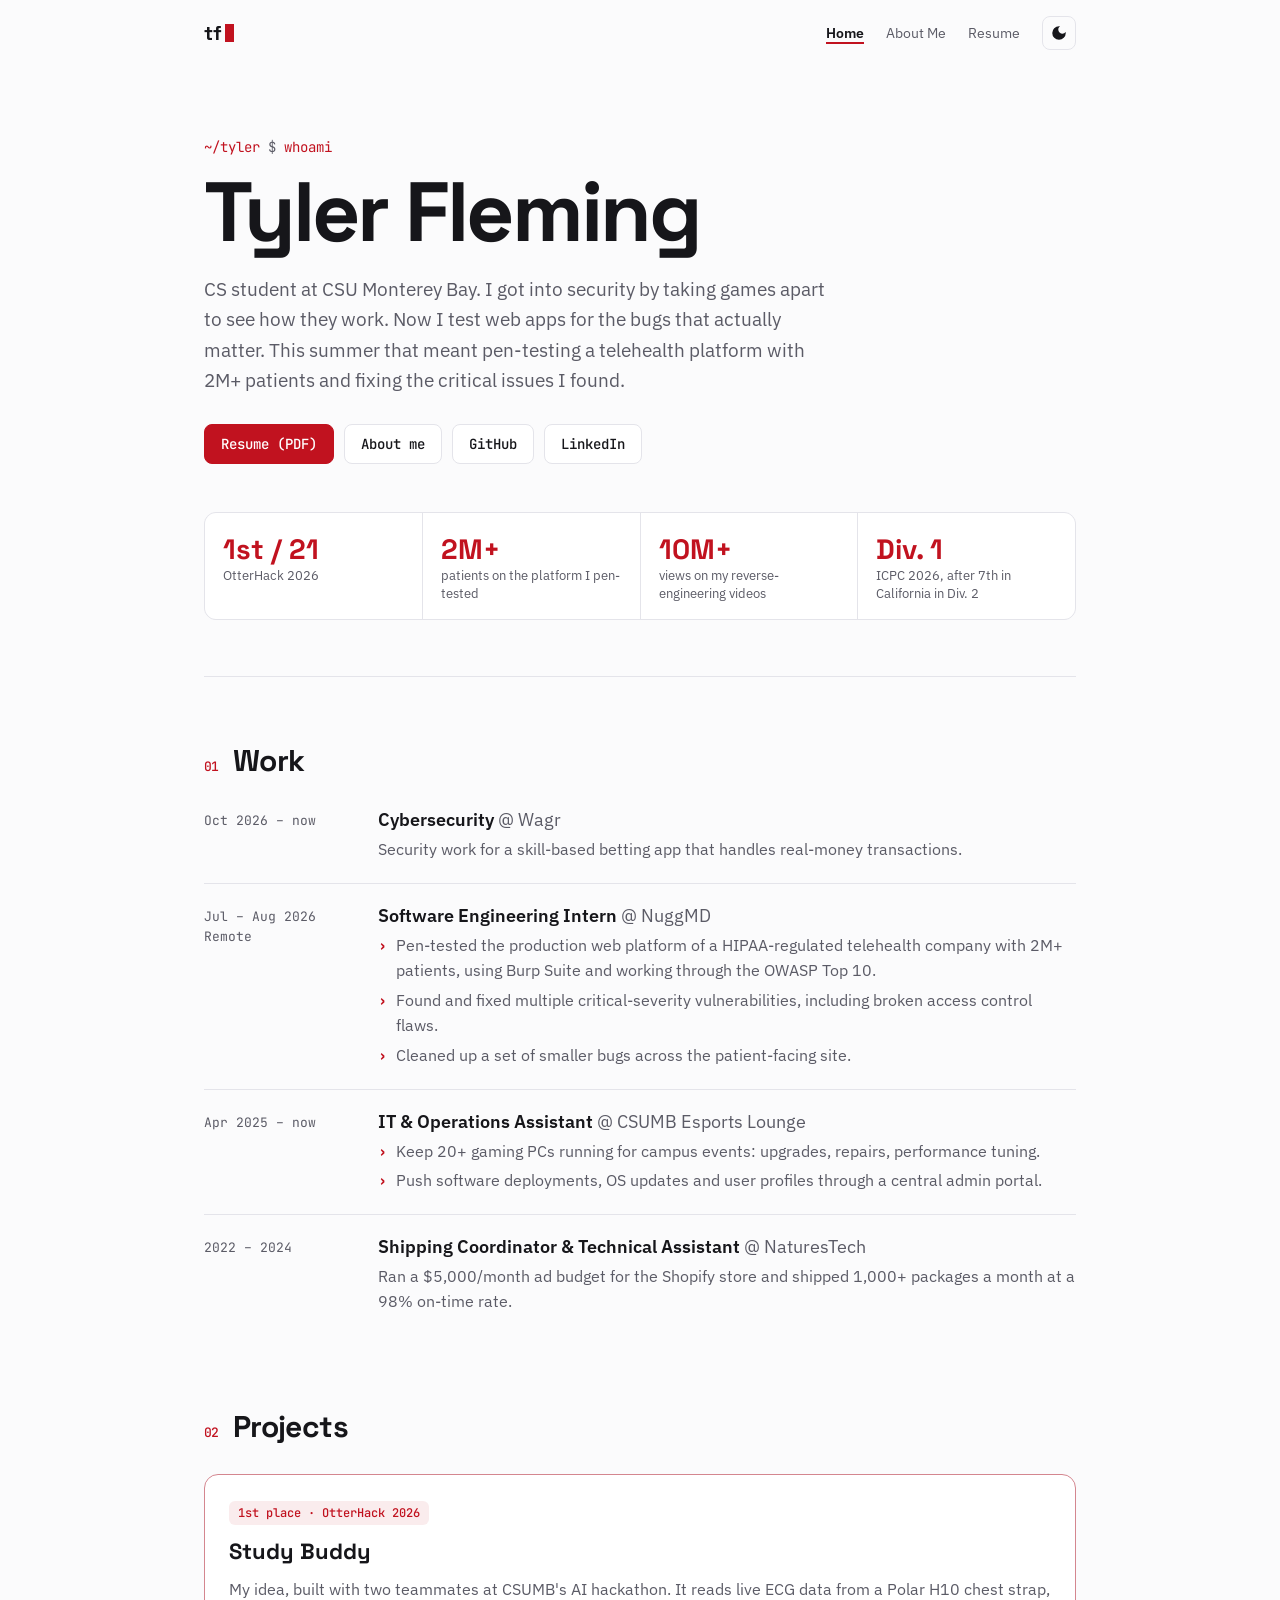
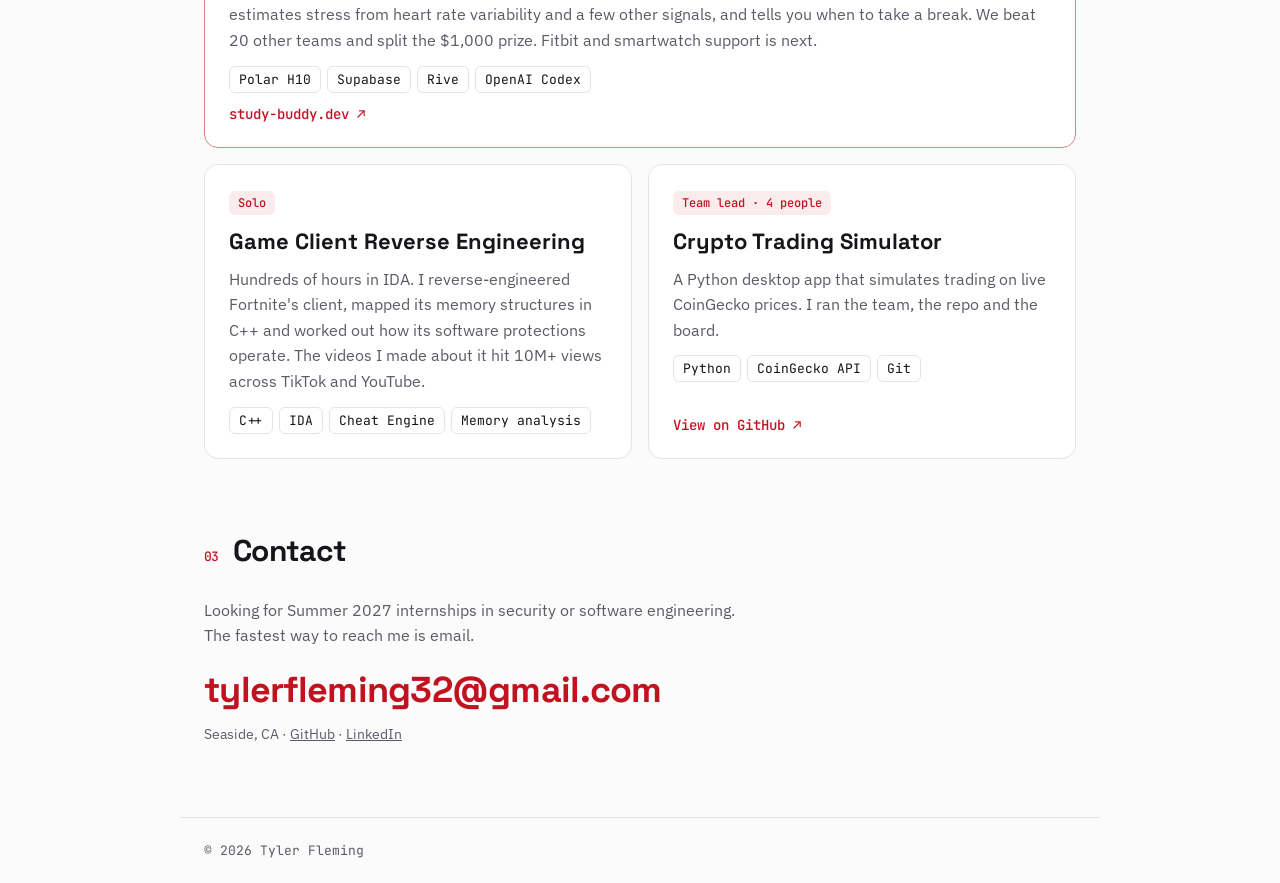
<file: index.html>
<!doctype html>
<html lang="en">
<head>
<meta charset="utf-8">
<meta name="viewport" content="width=device-width, initial-scale=1">
<title>Home · Tyler Fleming</title>
<meta name="description" content="Tyler Fleming, CS student at CSU Monterey Bay working on web app penetration testing, reverse engineering and software.">
<meta property="og:title" content="Tyler Fleming · Security & Software">
<meta property="og:description" content="Pen testing, reverse engineering and things I've built.">
<meta property="og:url" content="https://1onmyraft.github.io/">
<link rel="icon" href="favicon.svg" type="image/svg+xml">
<link rel="preconnect" href="https://fonts.googleapis.com">
<link rel="preconnect" href="https://fonts.gstatic.com" crossorigin>
<link href="https://fonts.googleapis.com/css2?family=IBM+Plex+Sans:wght@400;500;600&family=JetBrains+Mono:wght@400;500&family=Space+Grotesk:wght@500;700&display=swap" rel="stylesheet">
<link rel="stylesheet" href="style.css">
<script>
  try { var t = localStorage.getItem('theme'); if (t) document.documentElement.dataset.theme = t; } catch (e) {}
</script>
</head>
<body>

<a class="skip" href="#main">Skip to content</a>

<nav class="nav">
  <a class="brand" href="index.html" aria-label="Home">tf<span class="caret" aria-hidden="true"></span></a>
  <div class="nav-links">
    <a href="index.html" aria-current="page">Home</a>
    <a href="about.html">About Me</a>
    <a href="Tyler_Fleming_Resume.pdf">Resume</a>
    <button class="theme" id="theme" type="button" aria-label="Toggle light and dark mode">
      <svg viewBox="0 0 24 24" width="18" height="18" aria-hidden="true"><path fill="currentColor" d="M12 3a9 9 0 1 0 9 9c0-.46-.04-.92-.1-1.36a5.39 5.39 0 0 1-4.4 2.26 5.4 5.4 0 0 1-3.14-9.8c-.44-.06-.9-.1-1.36-.1z"/></svg>
    </button>
  </div>
</nav>

<main id="main">

<header class="hero" id="top">
  <p class="kicker">~/tyler <span class="dim">$</span> whoami</p>
  <h1>Tyler Fleming</h1>
  <p class="lede">
    CS student at CSU Monterey Bay. I got into security by taking games apart to see how they work.
    Now I test web apps for the bugs that actually matter. This summer that meant pen-testing a telehealth
    platform with 2M+ patients and fixing the critical issues I found.
  </p>
  <div class="cta">
    <a class="btn primary" href="Tyler_Fleming_Resume.pdf">Resume (PDF)</a>
    <a class="btn" href="about.html">About me</a>
    <a class="btn" href="https://github.com/1onmyraft">GitHub</a>
    <a class="btn" href="https://www.linkedin.com/in/tylerjamesfleming">LinkedIn</a>
  </div>
  <ul class="stats" aria-label="Highlights">
    <li><strong>1st / 21</strong><span>OtterHack 2026</span></li>
    <li><strong>2M+</strong><span>patients on the platform I pen-tested</span></li>
    <li><strong>10M+</strong><span>views on my reverse-engineering videos</span></li>
    <li><strong>Div. 1</strong><span>ICPC 2026, after 7th in California in Div. 2</span></li>
  </ul>
</header>

<section id="work">
  <h2><span class="num">01</span>Work</h2>

  <article class="job">
    <div class="when">Oct 2026 – now</div>
    <div>
      <h3>Cybersecurity <span class="at">@ Wagr</span></h3>
      <p>Security work for a skill-based betting app that handles real-money transactions.</p>
    </div>
  </article>

  <article class="job">
    <div class="when">Jul – Aug 2026<br><span class="dim">Remote</span></div>
    <div>
      <h3>Software Engineering Intern <span class="at">@ NuggMD</span></h3>
      <ul>
        <li>Pen-tested the production web platform of a HIPAA-regulated telehealth company with 2M+ patients, using Burp Suite and working through the OWASP Top 10.</li>
        <li>Found and fixed multiple critical-severity vulnerabilities, including broken access control flaws.</li>
        <li>Cleaned up a set of smaller bugs across the patient-facing site.</li>
      </ul>
    </div>
  </article>

  <article class="job">
    <div class="when">Apr 2025 – now</div>
    <div>
      <h3>IT &amp; Operations Assistant <span class="at">@ CSUMB Esports Lounge</span></h3>
      <ul>
        <li>Keep 20+ gaming PCs running for campus events: upgrades, repairs, performance tuning.</li>
        <li>Push software deployments, OS updates and user profiles through a central admin portal.</li>
      </ul>
    </div>
  </article>

  <article class="job">
    <div class="when">2022 – 2024</div>
    <div>
      <h3>Shipping Coordinator &amp; Technical Assistant <span class="at">@ NaturesTech</span></h3>
      <p>Ran a $5,000/month ad budget for the Shopify store and shipped 1,000+ packages a month at a 98% on-time rate.</p>
    </div>
  </article>
</section>

<section id="projects">
  <h2><span class="num">02</span>Projects</h2>

  <div class="cards">
    <article class="card feature">
      <div class="card-top">
        <span class="badge">1st place · OtterHack 2026</span>
      </div>
      <h3>Study Buddy</h3>
      <p>
        My idea, built with two teammates at CSUMB's AI hackathon. It reads live ECG data from a Polar H10
        chest strap, estimates stress from heart rate variability and a few other signals, and tells you when
        to take a break. We beat 20 other teams and split the $1,000 prize. Fitbit and smartwatch support is next.
      </p>
      <ul class="tags"><li>Polar H10</li><li>Supabase</li><li>Rive</li><li>OpenAI Codex</li></ul>
      <a class="link" href="https://study-buddy.dev">study-buddy.dev ↗</a>
    </article>

    <article class="card">
      <div class="card-top"><span class="badge">Solo</span></div>
      <h3>Game Client Reverse Engineering</h3>
      <p>
        Hundreds of hours in IDA. I reverse-engineered Fortnite's client, mapped its memory structures in C++
        and worked out how its software protections operate. The videos I made about it hit 10M+ views across
        TikTok and YouTube.
      </p>
      <ul class="tags"><li>C++</li><li>IDA</li><li>Cheat Engine</li><li>Memory analysis</li></ul>
    </article>

    <article class="card">
      <div class="card-top"><span class="badge">Team lead · 4 people</span></div>
      <h3>Crypto Trading Simulator</h3>
      <p>
        A Python desktop app that simulates trading on live CoinGecko prices. I ran the team, the repo and the board.
      </p>
      <ul class="tags"><li>Python</li><li>CoinGecko API</li><li>Git</li></ul>
      <a class="link" href="https://github.com/1onmyraft/trading-sim-group-project">View on GitHub ↗</a>
    </article>
  </div>
</section>

<section id="contact" class="contact">
  <h2><span class="num">03</span>Contact</h2>
  <p>Looking for Summer 2027 internships in security or software engineering. The fastest way to reach me is email.</p>
  <a class="email" href="mailto:tylerfleming32@gmail.com">tylerfleming32@gmail.com</a>
  <p class="dim small">Seaside, CA · <a href="https://github.com/1onmyraft">GitHub</a> · <a href="https://www.linkedin.com/in/tylerjamesfleming">LinkedIn</a></p>
</section>

</main>

<footer>© 2026 Tyler Fleming</footer>

<script src="script.js"></script>
</body>
</html>
</file>
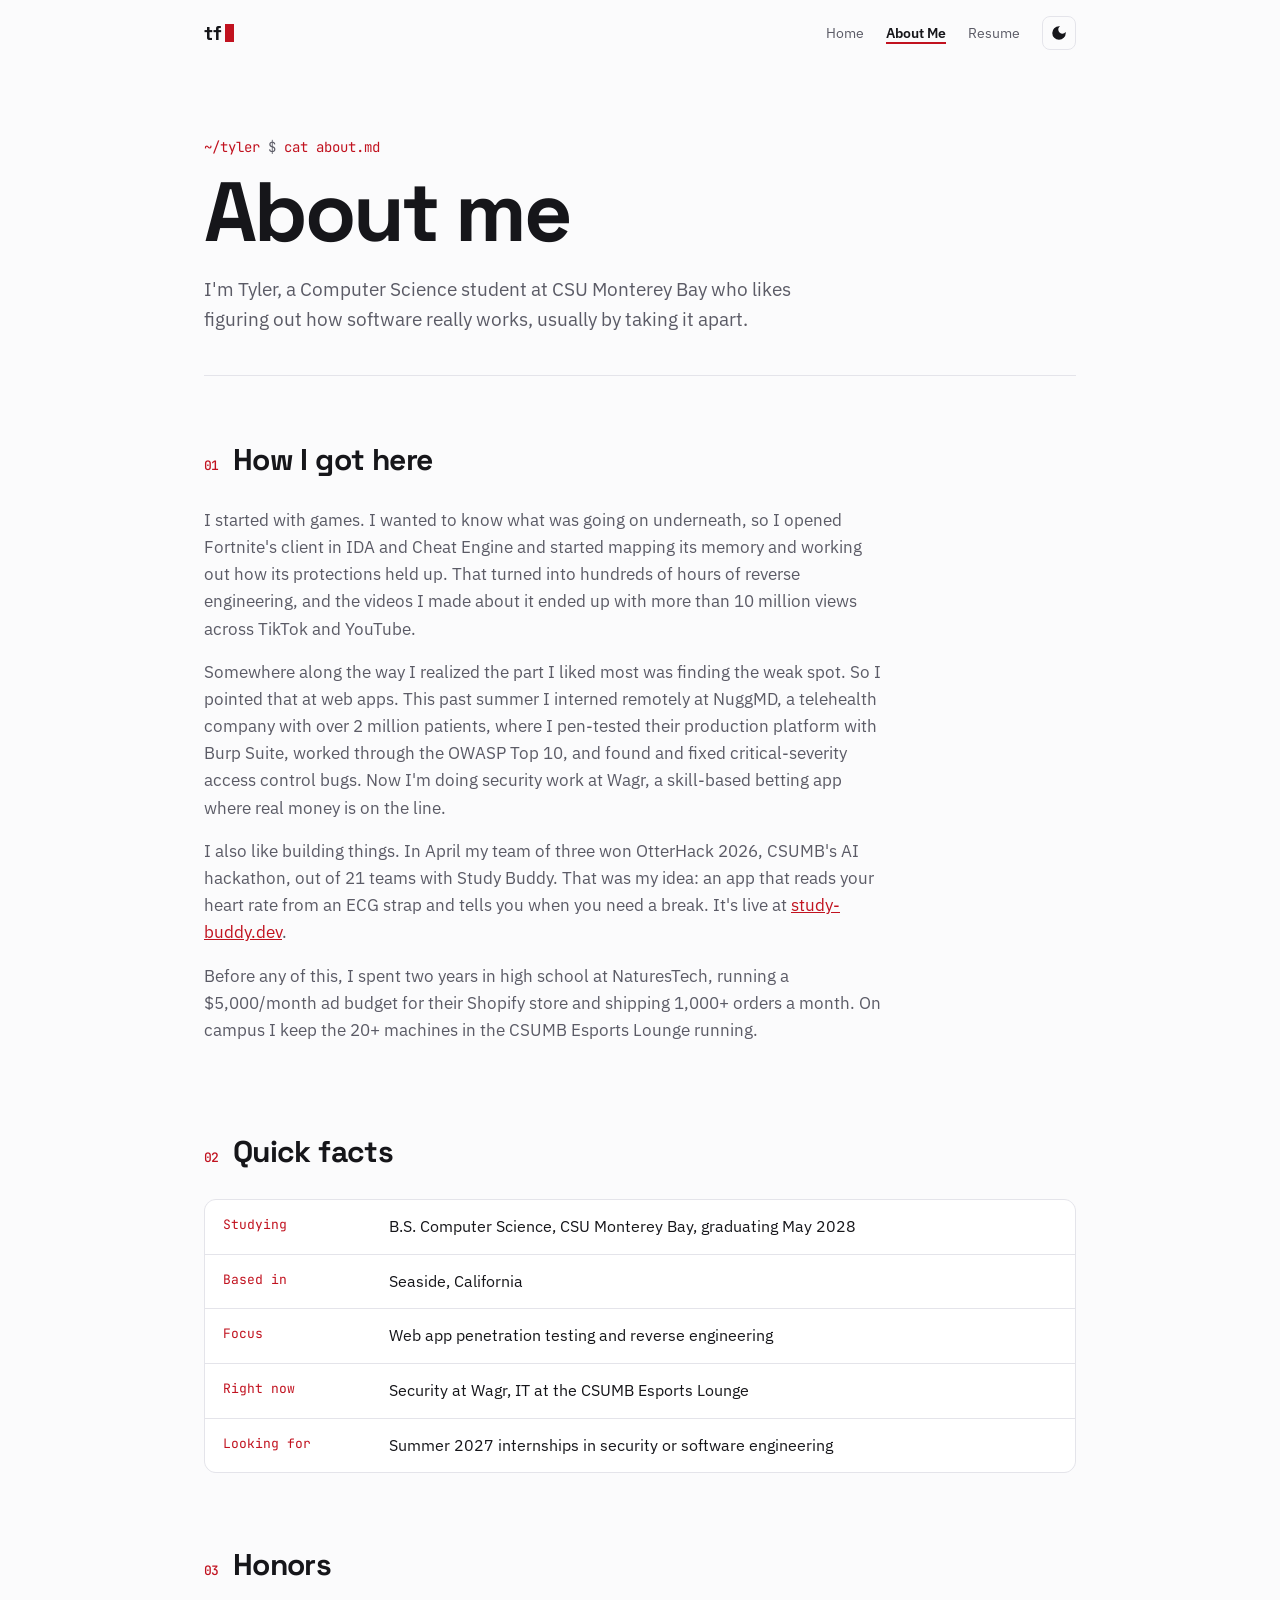
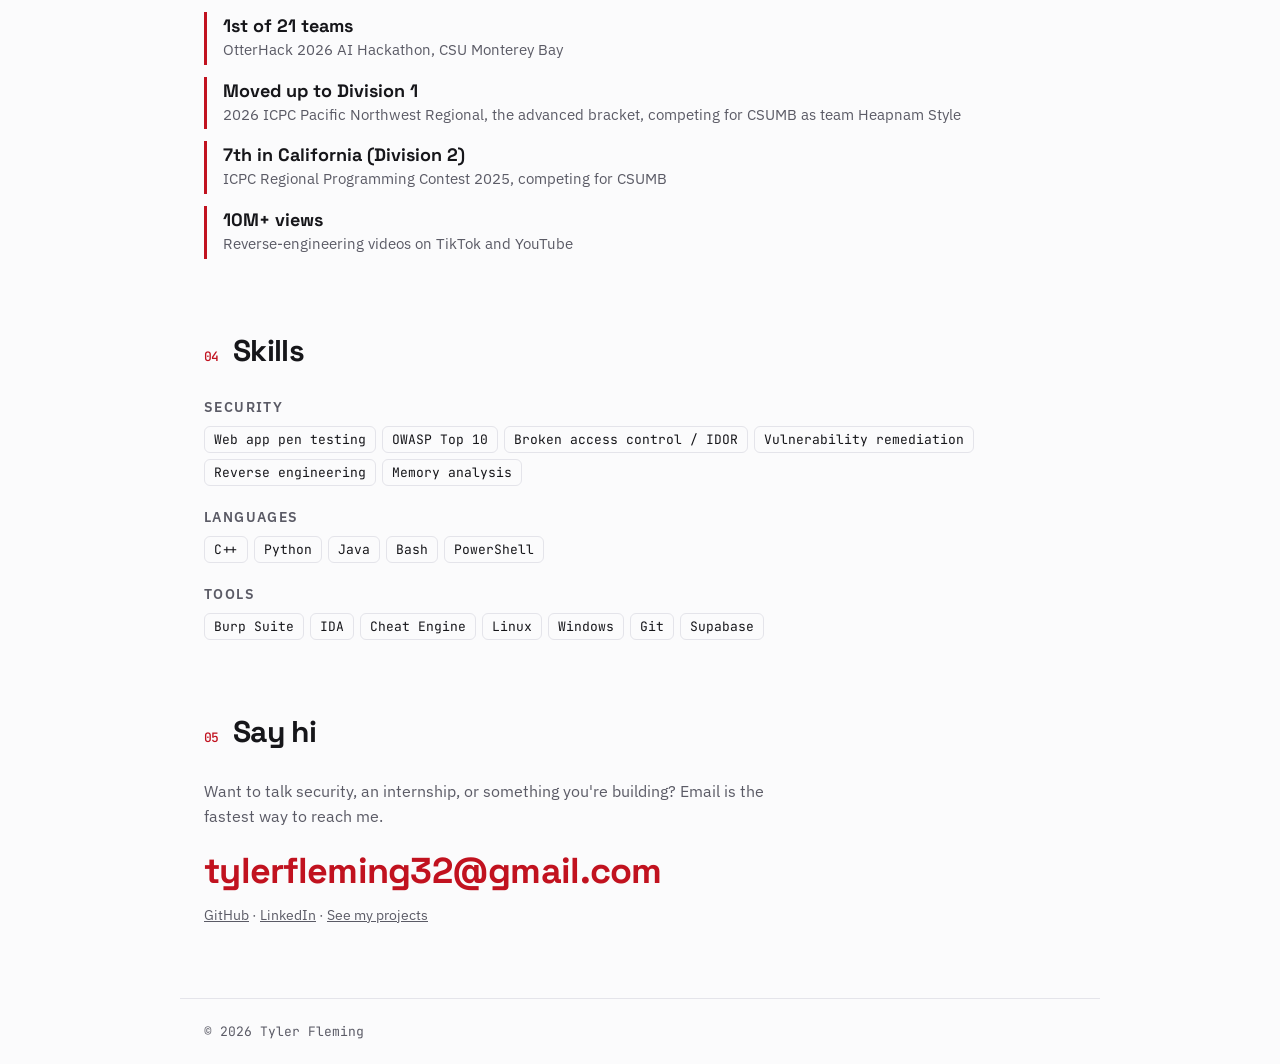
<file: about.html>
<!doctype html>
<html lang="en">
<head>
<meta charset="utf-8">
<meta name="viewport" content="width=device-width, initial-scale=1">
<title>About Me · Tyler Fleming</title>
<meta name="description" content="About Tyler Fleming: how I got into security, what I'm studying, and what I'm working toward.">
<meta property="og:title" content="About Me · Tyler Fleming">
<meta property="og:description" content="How I got into security, what I'm studying, and what I'm working toward.">
<meta property="og:url" content="https://1onmyraft.github.io/about.html">
<link rel="icon" href="favicon.svg" type="image/svg+xml">
<link rel="preconnect" href="https://fonts.googleapis.com">
<link rel="preconnect" href="https://fonts.gstatic.com" crossorigin>
<link href="https://fonts.googleapis.com/css2?family=IBM+Plex+Sans:wght@400;500;600&family=JetBrains+Mono:wght@400;500&family=Space+Grotesk:wght@500;700&display=swap" rel="stylesheet">
<link rel="stylesheet" href="style.css">
<script>
  try { var t = localStorage.getItem('theme'); if (t) document.documentElement.dataset.theme = t; } catch (e) {}
</script>
</head>
<body>

<a class="skip" href="#main">Skip to content</a>

<nav class="nav">
  <a class="brand" href="index.html" aria-label="Home">tf<span class="caret" aria-hidden="true"></span></a>
  <div class="nav-links">
    <a href="index.html">Home</a>
    <a href="about.html" aria-current="page">About Me</a>
    <a href="Tyler_Fleming_Resume.pdf">Resume</a>
    <button class="theme" id="theme" type="button" aria-label="Toggle light and dark mode">
      <svg viewBox="0 0 24 24" width="18" height="18" aria-hidden="true"><path fill="currentColor" d="M12 3a9 9 0 1 0 9 9c0-.46-.04-.92-.1-1.36a5.39 5.39 0 0 1-4.4 2.26 5.4 5.4 0 0 1-3.14-9.8c-.44-.06-.9-.1-1.36-.1z"/></svg>
    </button>
  </div>
</nav>

<main id="main">

<header class="hero page-hero">
  <p class="kicker">~/tyler <span class="dim">$</span> cat about.md</p>
  <h1>About me</h1>
  <p class="lede">
    I'm Tyler, a Computer Science student at CSU Monterey Bay who likes figuring out how
    software really works, usually by taking it apart.
  </p>
</header>

<section class="prose" aria-labelledby="story">
  <h2 id="story"><span class="num">01</span>How I got here</h2>
  <p>
    I started with games. I wanted to know what was going on underneath, so I opened Fortnite's client
    in IDA and Cheat Engine and started mapping its memory and working out how its protections held up.
    That turned into hundreds of hours of reverse engineering, and the videos I made about it ended up
    with more than 10 million views across TikTok and YouTube.
  </p>
  <p>
    Somewhere along the way I realized the part I liked most was finding the weak spot. So I pointed
    that at web apps. This past summer I interned remotely at NuggMD, a telehealth company with over
    2 million patients, where I pen-tested their production platform with Burp Suite, worked through
    the OWASP Top 10, and found and fixed critical-severity access control bugs. Now I'm doing security
    work at Wagr, a skill-based betting app where real money is on the line.
  </p>
  <p>
    I also like building things. In April my team of three won OtterHack 2026, CSUMB's AI hackathon,
    out of 21 teams with Study Buddy. That was my idea: an app that reads your heart rate from an ECG strap
    and tells you when you need a break. It's live at
    <a href="https://study-buddy.dev">study-buddy.dev</a>.
  </p>
  <p>
    Before any of this, I spent two years in high school at NaturesTech, running a $5,000/month ad budget
    for their Shopify store and shipping 1,000+ orders a month. On campus I keep the 20+ machines in the
    CSUMB Esports Lounge running.
  </p>
</section>

<section aria-labelledby="facts">
  <h2 id="facts"><span class="num">02</span>Quick facts</h2>
  <dl class="facts">
    <div><dt>Studying</dt><dd>B.S. Computer Science, CSU Monterey Bay, graduating May 2028</dd></div>
    <div><dt>Based in</dt><dd>Seaside, California</dd></div>
    <div><dt>Focus</dt><dd>Web app penetration testing and reverse engineering</dd></div>
    <div><dt>Right now</dt><dd>Security at Wagr, IT at the CSUMB Esports Lounge</dd></div>
    <div><dt>Looking for</dt><dd>Summer 2027 internships in security or software engineering</dd></div>
  </dl>
</section>

<section aria-labelledby="honors">
  <h2 id="honors"><span class="num">03</span>Honors</h2>
  <ul class="honors-list">
    <li><strong>1st of 21 teams</strong><span>OtterHack 2026 AI Hackathon, CSU Monterey Bay</span></li>
    <li><strong>Moved up to Division 1</strong><span>2026 ICPC Pacific Northwest Regional, the advanced bracket, competing for CSUMB as team Heapnam Style</span></li>
    <li><strong>7th in California (Division 2)</strong><span>ICPC Regional Programming Contest 2025, competing for CSUMB</span></li>
    <li><strong>10M+ views</strong><span>Reverse-engineering videos on TikTok and YouTube</span></li>
  </ul>
</section>

<section id="skills" aria-labelledby="skills-h">
  <h2 id="skills-h"><span class="num">04</span>Skills</h2>
  <div class="skills">
    <div>
      <h3>Security</h3>
      <ul class="tags"><li>Web app pen testing</li><li>OWASP Top 10</li><li>Broken access control / IDOR</li><li>Vulnerability remediation</li><li>Reverse engineering</li><li>Memory analysis</li></ul>
    </div>
    <div>
      <h3>Languages</h3>
      <ul class="tags"><li>C++</li><li>Python</li><li>Java</li><li>Bash</li><li>PowerShell</li></ul>
    </div>
    <div>
      <h3>Tools</h3>
      <ul class="tags"><li>Burp Suite</li><li>IDA</li><li>Cheat Engine</li><li>Linux</li><li>Windows</li><li>Git</li><li>Supabase</li></ul>
    </div>
  </div>
</section>

<section class="contact" aria-labelledby="contact-h">
  <h2 id="contact-h"><span class="num">05</span>Say hi</h2>
  <p>Want to talk security, an internship, or something you're building? Email is the fastest way to reach me.</p>
  <a class="email" href="mailto:tylerfleming32@gmail.com">tylerfleming32@gmail.com</a>
  <p class="dim small"><a href="https://github.com/1onmyraft">GitHub</a> · <a href="https://www.linkedin.com/in/tylerjamesfleming">LinkedIn</a> · <a href="index.html#projects">See my projects</a></p>
</section>

</main>

<footer>© 2026 Tyler Fleming</footer>

<script src="script.js"></script>
</body>
</html>
</file>
<file: style.css>
:root {
  --red: #C1121F;
  --red-soft: rgba(193, 18, 31, 0.08);
  --bg: #fbfbfc;
  --surface: #ffffff;
  --ink: #16161a;
  --muted: #5b5b66;
  --line: #e4e4ea;
  color-scheme: light;
}
@media (prefers-color-scheme: dark) {
  :root:not([data-theme="light"]) {
    --red: #ff4d5a;
    --red-soft: rgba(255, 77, 90, 0.1);
    --bg: #0e0e11;
    --surface: #16161b;
    --ink: #ececf1;
    --muted: #9a9aa6;
    --line: #26262e;
    color-scheme: dark;
  }
}
:root[data-theme="dark"] {
  --red: #ff4d5a;
  --red-soft: rgba(255, 77, 90, 0.1);
  --bg: #0e0e11;
  --surface: #16161b;
  --ink: #ececf1;
  --muted: #9a9aa6;
  --line: #26262e;
  color-scheme: dark;
}

* { box-sizing: border-box; margin: 0; padding: 0; }
html { scroll-behavior: smooth; scroll-padding-top: 72px; }
body {
  background: var(--bg); color: var(--ink);
  font: 16px/1.6 "IBM Plex Sans", system-ui, sans-serif;
  -webkit-font-smoothing: antialiased;
}
a { color: inherit; }
ul { list-style: none; }
.dim { color: var(--muted); }
.small { font-size: 14px; }

.skip { position: absolute; left: -999px; }
.skip:focus { left: 16px; top: 16px; background: var(--red); color: #fff; padding: 8px 12px; z-index: 10; }

.nav {
  position: sticky; top: 0; z-index: 5;
  display: flex; justify-content: space-between; align-items: center;
  max-width: 920px; margin: 0 auto; padding: 16px 24px;
  background: color-mix(in srgb, var(--bg) 85%, transparent);
  backdrop-filter: blur(8px);
}
.brand {
  font: 700 20px "Space Grotesk", sans-serif; text-decoration: none;
  display: inline-flex; align-items: center; gap: 3px;
}
.caret { width: 9px; height: 18px; background: var(--red); animation: blink 1.1s steps(1) infinite; }
@keyframes blink { 50% { opacity: 0; } }
@media (prefers-reduced-motion: reduce) { .caret { animation: none; } html { scroll-behavior: auto; } }
.nav-links { display: flex; align-items: center; gap: 22px; }
.nav-links a { text-decoration: none; font-size: 14px; color: var(--muted); }
.nav-links a:hover { color: var(--red); }
.nav-links a[aria-current="page"] { color: var(--ink); font-weight: 600; box-shadow: inset 0 -2px 0 var(--red); }
.theme {
  background: none; border: 1px solid var(--line); color: var(--ink);
  width: 34px; height: 34px; border-radius: 8px; cursor: pointer;
  display: grid; place-items: center;
}
.theme:hover { border-color: var(--red); color: var(--red); }

main { max-width: 920px; margin: 0 auto; padding: 0 24px; }

.hero { padding: 72px 0 56px; border-bottom: 1px solid var(--line); }
.kicker { font: 14px "JetBrains Mono", monospace; color: var(--red); }
h1 {
  font: 700 clamp(44px, 9vw, 84px)/1 "Space Grotesk", sans-serif;
  letter-spacing: -0.035em; margin: 14px 0 20px;
}
.lede { font-size: 19px; max-width: 640px; color: var(--muted); }
.cta { display: flex; flex-wrap: wrap; gap: 10px; margin-top: 28px; }
.btn {
  text-decoration: none; font: 500 14px "JetBrains Mono", monospace;
  padding: 10px 16px; border: 1px solid var(--line); border-radius: 8px;
  background: var(--surface); transition: border-color .15s, color .15s;
}
.btn:hover { border-color: var(--red); color: var(--red); }
.btn.primary { background: var(--red); border-color: var(--red); color: #fff; }
.btn.primary:hover { color: #fff; filter: brightness(1.1); }

.stats {
  display: grid; grid-template-columns: repeat(4, 1fr); gap: 1px;
  margin-top: 48px; background: var(--line); border: 1px solid var(--line); border-radius: 12px; overflow: hidden;
}
.stats li { background: var(--surface); padding: 18px 18px 16px; }
.stats strong { display: block; font: 700 28px "Space Grotesk", sans-serif; color: var(--red); }
.stats span { font-size: 13px; color: var(--muted); line-height: 1.4; display: block; }

section { padding: 64px 0 8px; }
h2 {
  font: 700 30px "Space Grotesk", sans-serif; letter-spacing: -0.02em;
  display: flex; align-items: baseline; gap: 14px; margin-bottom: 28px;
}
.num { font: 500 13px "JetBrains Mono", monospace; color: var(--red); }
h3 { font: 600 18px "IBM Plex Sans", sans-serif; }
.at { font-weight: 400; color: var(--muted); }

.job {
  display: grid; grid-template-columns: 150px 1fr; gap: 24px;
  padding: 20px 0; border-top: 1px solid var(--line);
}
.job:first-of-type { border-top: 0; padding-top: 0; }
.when { font: 13px/1.6 "JetBrains Mono", monospace; color: var(--muted); padding-top: 3px; }
.job p, .job ul { margin-top: 6px; color: var(--muted); }
.job li { padding-left: 18px; position: relative; margin-top: 4px; }
.job li::before { content: "›"; position: absolute; left: 2px; color: var(--red); font-weight: 600; }

.cards { display: grid; grid-template-columns: 1fr 1fr; gap: 16px; }
.card {
  background: var(--surface); border: 1px solid var(--line); border-radius: 14px;
  padding: 24px; display: flex; flex-direction: column; gap: 12px;
}
.card.feature { grid-column: 1 / -1; border-color: color-mix(in srgb, var(--red) 45%, var(--line)); }
.card h3 { font: 700 22px "Space Grotesk", sans-serif; }
.card p { color: var(--muted); }
.badge {
  display: inline-block; font: 500 12px "JetBrains Mono", monospace; color: var(--red);
  background: var(--red-soft); padding: 4px 9px; border-radius: 6px;
}
.link { margin-top: auto; font: 500 14px "JetBrains Mono", monospace; color: var(--red); text-decoration: none; }
.link:hover { text-decoration: underline; }

.tags { display: flex; flex-wrap: wrap; gap: 6px; }
.tags li {
  font: 13px "JetBrains Mono", monospace; padding: 4px 9px;
  border: 1px solid var(--line); border-radius: 6px; color: var(--ink);
}

.skills { display: grid; gap: 22px; }
.skills h3 { font-size: 14px; text-transform: uppercase; letter-spacing: .1em; color: var(--muted); margin-bottom: 10px; }
.edu { margin-top: 32px; color: var(--muted); }
.edu strong { color: var(--ink); }

.contact p { color: var(--muted); max-width: 560px; }
.email {
  display: inline-block; margin: 18px 0 10px;
  font: 700 clamp(22px, 4.5vw, 36px) "Space Grotesk", sans-serif; letter-spacing: -0.02em;
  color: var(--red); text-decoration: none; word-break: break-all;
}
.email:hover { text-decoration: underline; }

footer {
  max-width: 920px; margin: 64px auto 0; padding: 24px; border-top: 1px solid var(--line);
  font: 13px "JetBrains Mono", monospace; color: var(--muted);
}

/* About page */
.page-hero { padding-bottom: 40px; }
.prose p { color: var(--muted); max-width: 680px; margin-bottom: 16px; font-size: 17px; }
.prose a { color: var(--red); }
.facts { display: grid; gap: 1px; background: var(--line); border: 1px solid var(--line); border-radius: 12px; overflow: hidden; }
.facts div { display: grid; grid-template-columns: 150px 1fr; gap: 16px; background: var(--surface); padding: 14px 18px; }
.facts dt { font: 13px/1.7 "JetBrains Mono", monospace; color: var(--red); }
.facts dd { color: var(--ink); }
.honors-list { display: grid; gap: 12px; }
.honors-list li { border-left: 3px solid var(--red); padding: 2px 0 2px 16px; }
.honors-list strong { display: block; font: 700 18px "Space Grotesk", sans-serif; }
.honors-list span { color: var(--muted); font-size: 15px; }

@media (max-width: 720px) {
  .facts div { grid-template-columns: 1fr; gap: 2px; }
  .nav { padding: 14px 16px; }
  .nav-links { gap: 14px; }
  main { padding: 0 16px; }
  .hero { padding: 40px 0 40px; }
  .lede { font-size: 17px; }
  .stats { grid-template-columns: 1fr 1fr; }
  .job { grid-template-columns: 1fr; gap: 4px; }
  .cards { grid-template-columns: 1fr; }
  footer { padding: 24px 16px; }
}
</file>
